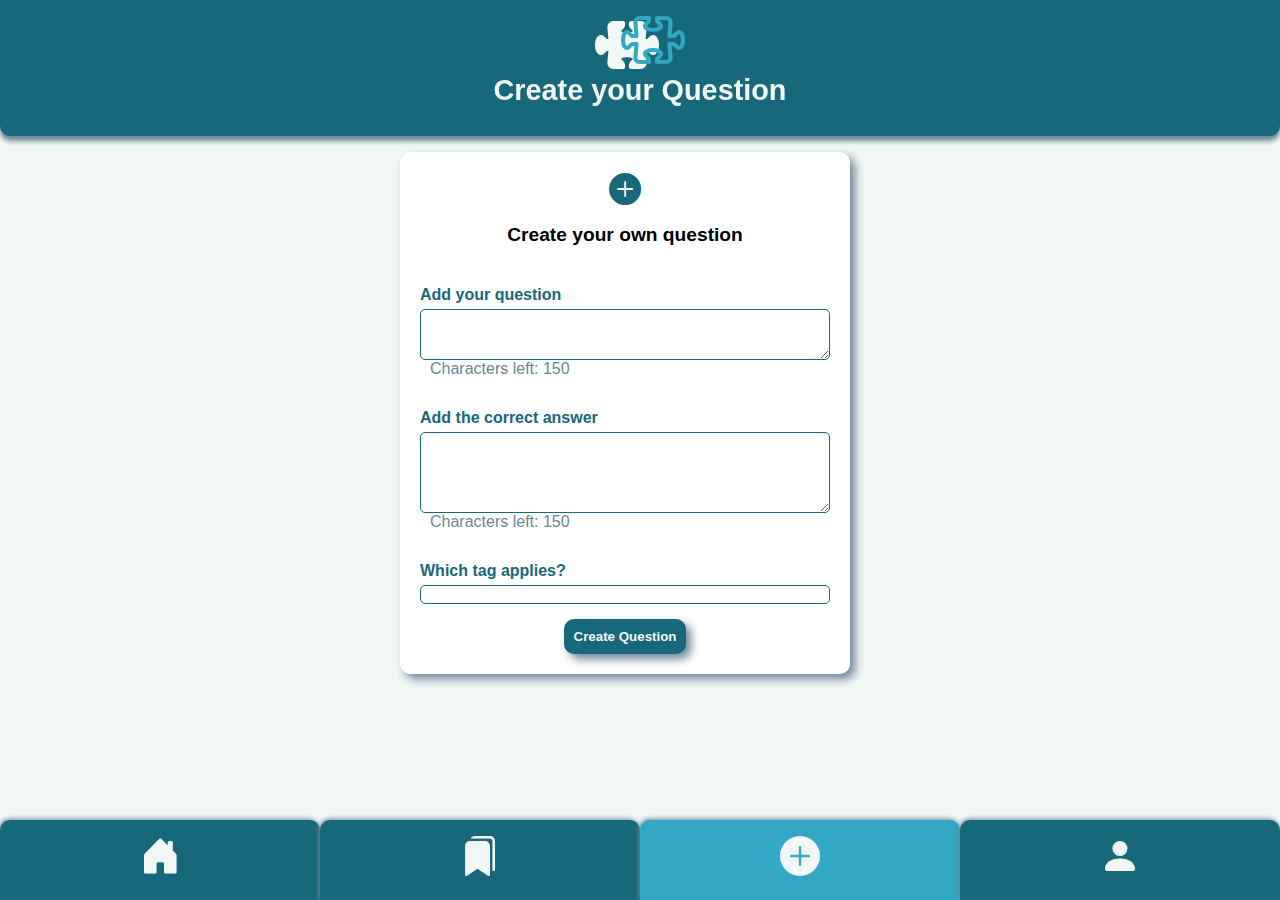
<file: create-card.html>
<!DOCTYPE html>
<html lang="en">
  <head>
    <meta charset="UTF-8" />
    <meta name="viewport" content="width=device-width, initial-scale=1.0" />
    <title>Quiz App: Create your Cards</title>
    <link rel="stylesheet" href="./stylesheet.css" />
  </head>
  <body data-js="main-content">
    <header class="header" data-js="header">
      <i class="bi bi-puzzle-fill icon"></i>
      <i class="bi bi-puzzle icon2"></i>
      <h1>Create your Question</h1>
      <script
        src="./components/Create-Form/createCard.js"
        type="module"
      ></script>
    </header>
    <main class="content-area">
      <section class="card">
        <i class="bi bi-plus-circle-fill icon"></i>
        <h2 id="create-form__title">Create your own question</h2>
        <form
          data-js="create-form"
          class="create-form"
          aria-labelledby="create-form__title"
        >
          <label for="your-question">Add your question</label>
          <textarea
            name="question"
            id="your-question"
            rows="3"
            maxlength="150"
            data-js="question"
            required
          ></textarea>
          <p class="create-form__character-display">
            Characters left:
            <span data-js="create-form__character-display--question">150</span>
          </p>
          <label for="your-answer">Add the correct answer</label>
          <textarea
            name="answer"
            id="your-answer"
            rows="5"
            maxlength="150"
            data-js="answer"
            required
          ></textarea>
          <p class="create-form__character-display">
            Characters left:
            <span data-js="create-form__character-display--answer">150</span>
          </p>
          <label for="tags">Which tag applies?</label>
          <input name="tags" id="tags" type="text" required />
          <button data-js="create-form__button" type="submit">
            Create Question
          </button>
        </form>
      </section>
      <div data-js="content-area__create-card"></div>
    </main>
    <footer>
      <nav>
        <ul class="footer-menu">
          <li>
            <a aria-label="go to home page" href="index.html"
              ><i class="bi bi-house-door-fill"></i
            ></a>
          </li>
          <li>
            <a aria-label="go to bookmarks" href="bookmarks.html"
              ><i class="bi bi-bookmarks-fill"></i
            ></a>
          </li>
          <li>
            <a
              id="footer-menu--active"
              aria-label="go to create card"
              href="create-card.html"
              ><i class="bi bi-plus-circle-fill"></i
            ></a>
          </li>
          <li>
            <a aria-label="go to profile page" href="profile.html"
              ><i class="bi bi-person-fill"></i
            ></a>
          </li>
        </ul>
      </nav>
    </footer>
  </body>
</html>
</file>
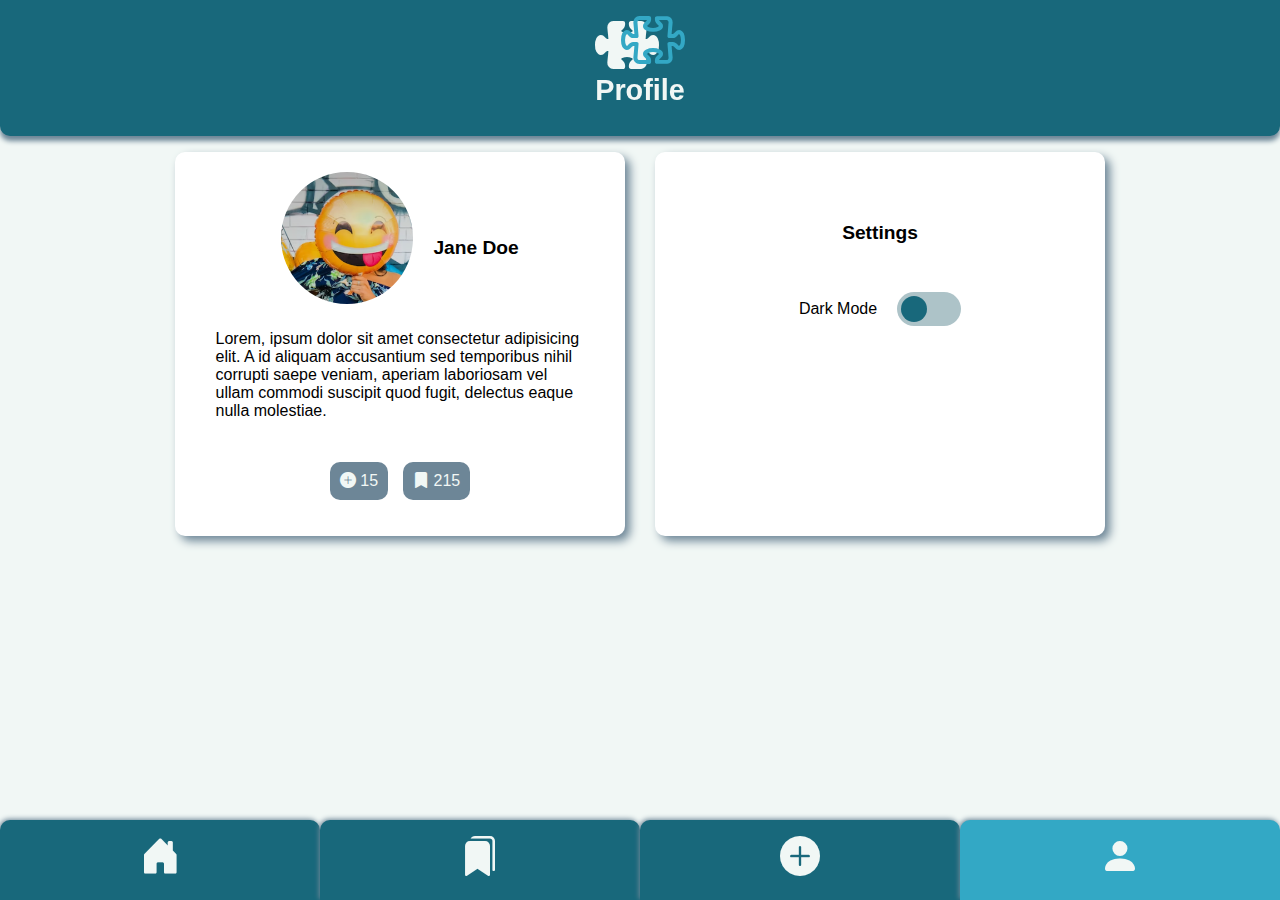
<file: profile.html>
<!DOCTYPE html>
<html lang="en">
  <head>
    <meta charset="UTF-8" />
    <meta name="viewport" content="width=device-width, initial-scale=1.0" />
    <title>Quiz App</title>
    <link rel="stylesheet" href="./stylesheet.css" />
    <script src="./components/DarkMode-Button/darkMode.js" defer></script>
  </head>
  <body data-js="main-content">
    <header class="header" data-js="header">
      <i class="bi bi-puzzle-fill icon"></i>
      <i class="bi bi-puzzle icon2"></i>
      <h1>Profile</h1>
    </header>
    <main class="content-area" data-js="card-section">
        <section id="dark" class="card">
            <article class="card__profile-card">
            <img src="assets/Screenshot 2023-06-07 at 16.18.35.png" alt="your profile picture">
            <h2 class="profile-name">Jane Doe</h2>
        </article>
            <p class="card__profile-description">Lorem, ipsum dolor sit amet consectetur adipisicing elit. A id aliquam accusantium sed temporibus nihil corrupti saepe veniam, aperiam laboriosam vel ullam commodi suscipit quod fugit, delectus eaque nulla molestiae.</p>
      
            <ul class="card__counters" data-js="card__counters">
                <li><a href="create-card.html"><span role="img" aria-label="questions created"><i class="bi bi-plus-circle-fill"></i></i></span> 15</a></li>
                <li><a href="bookmarks.html"><span role="img" aria-label="bookmarked cards"><i class="bi bi-bookmark-fill"></i></span> 215</a></li>
            </ul>
          </section>
          <section class="card">
            <h2>Settings</h2>
            <article class="card__profile-card">
                <p>Dark Mode</p>
            <label class="dark-mode-switch" >
                <input class="dark-mode-input" type="checkbox" js-data="dark-mode-switch">
                <span class="slider"></span>
                           </label></article>
        </section>

    </main>
    <footer>
      <nav>
        <ul class="footer-menu" data-js="footer-menu">
          <li>
            <a  aria-label="go to home page" href="index.html"
              ><i class="bi bi-house-door-fill"></i
            ></a>
          </li>
          <li>
            <a aria-label="go to bookmarks" href="bookmarks.html"
              ><i class="bi bi-bookmarks-fill"></i
            ></a>
          </li>
          <li>
            <a aria-label="go to create card" href="create-card.html"
              ><i class="bi bi-plus-circle-fill"></i
            ></a>
          </li>
          <li>
            <a id="footer-menu--active" aria-label="go to profile page" href="#"
              ><i class="bi bi-person-fill"></i
            ></a>
          </li>
        </ul>
      </nav>
    </footer>
  </body>
  
</html>
</file>
<file: stylesheet.css>
@import "./components/MainContent/globals.css";
@import "./components/Header/header.css";
@import "./components/Card/card.css";
@import "./components/Footer/footer.css";
@import "./components/ProfilePage/profile-card.css";
@import "./components/DarkMode-Button/darkmode-button.css";
@import "./components/Create-Form/create-form.css";
@import url("https://cdn.jsdelivr.net/npm/bootstrap-icons@1.10.5/font/bootstrap-icons.css");
</file>
